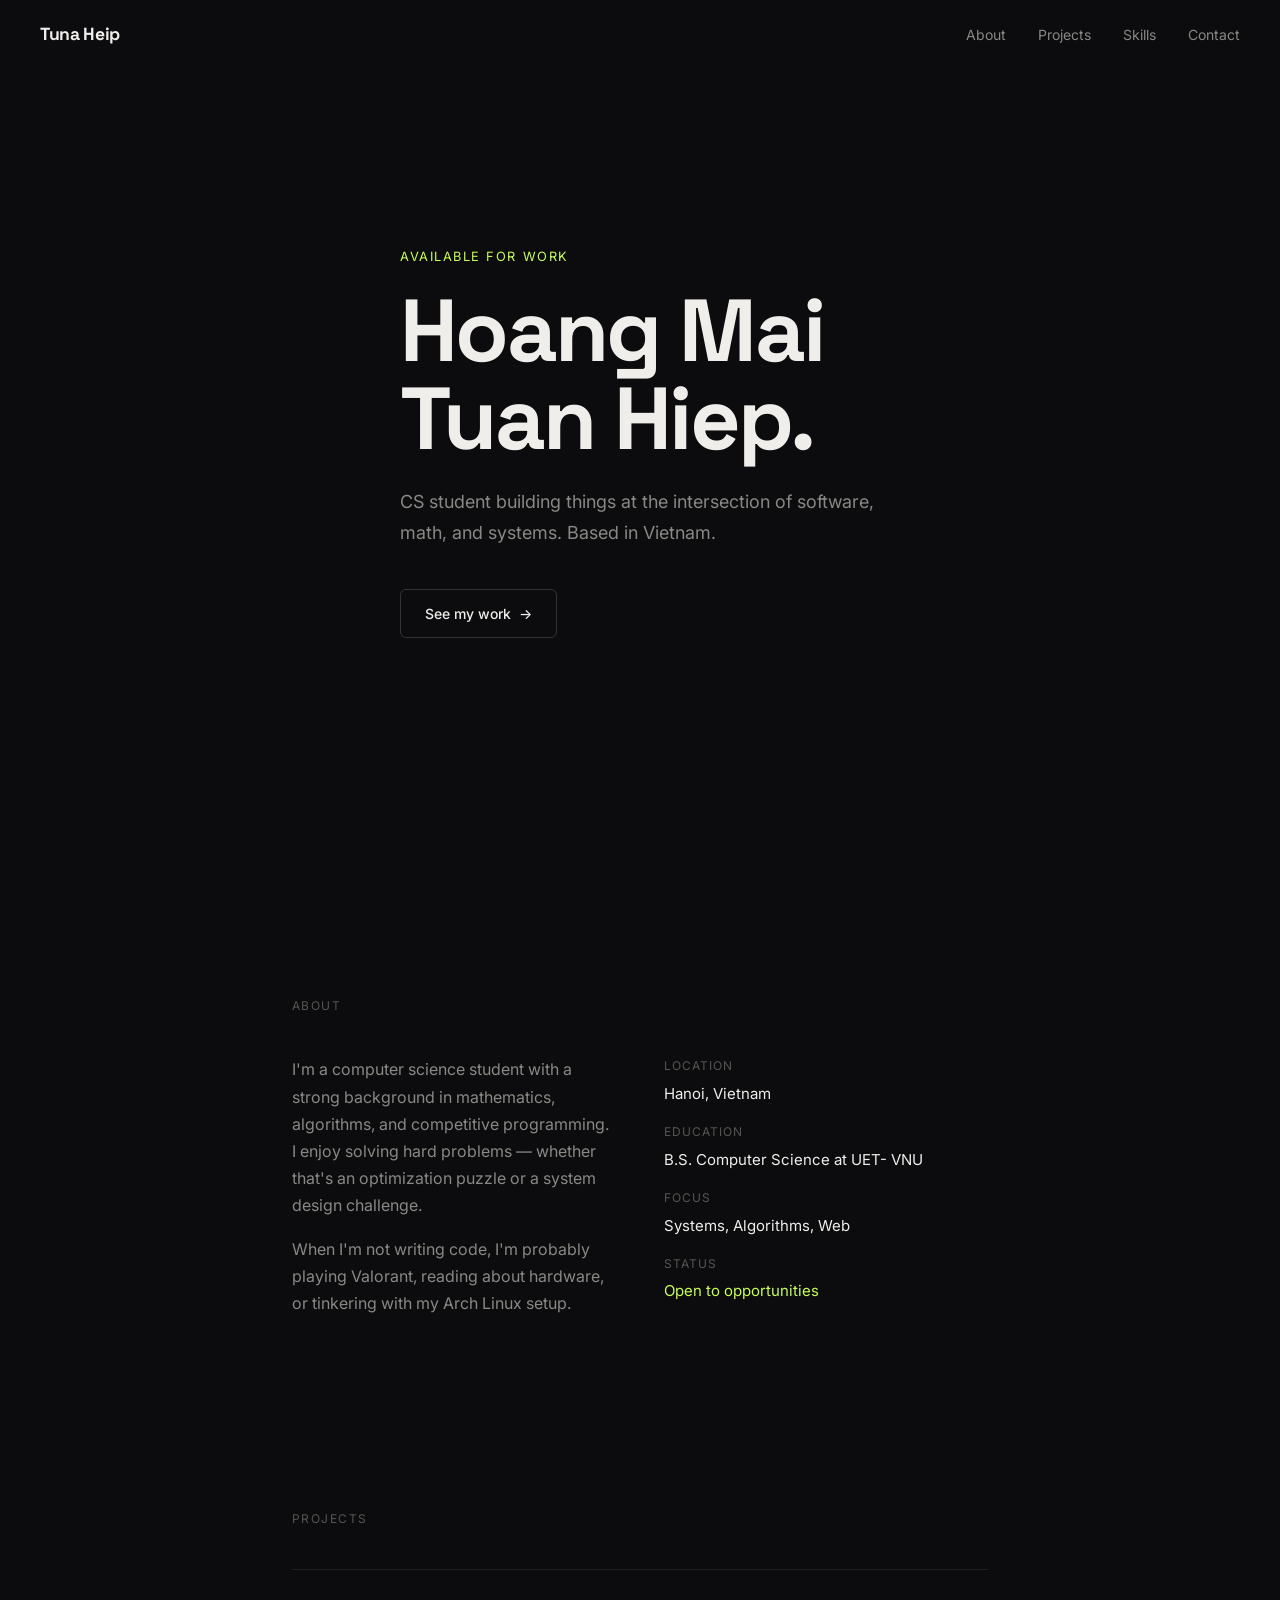
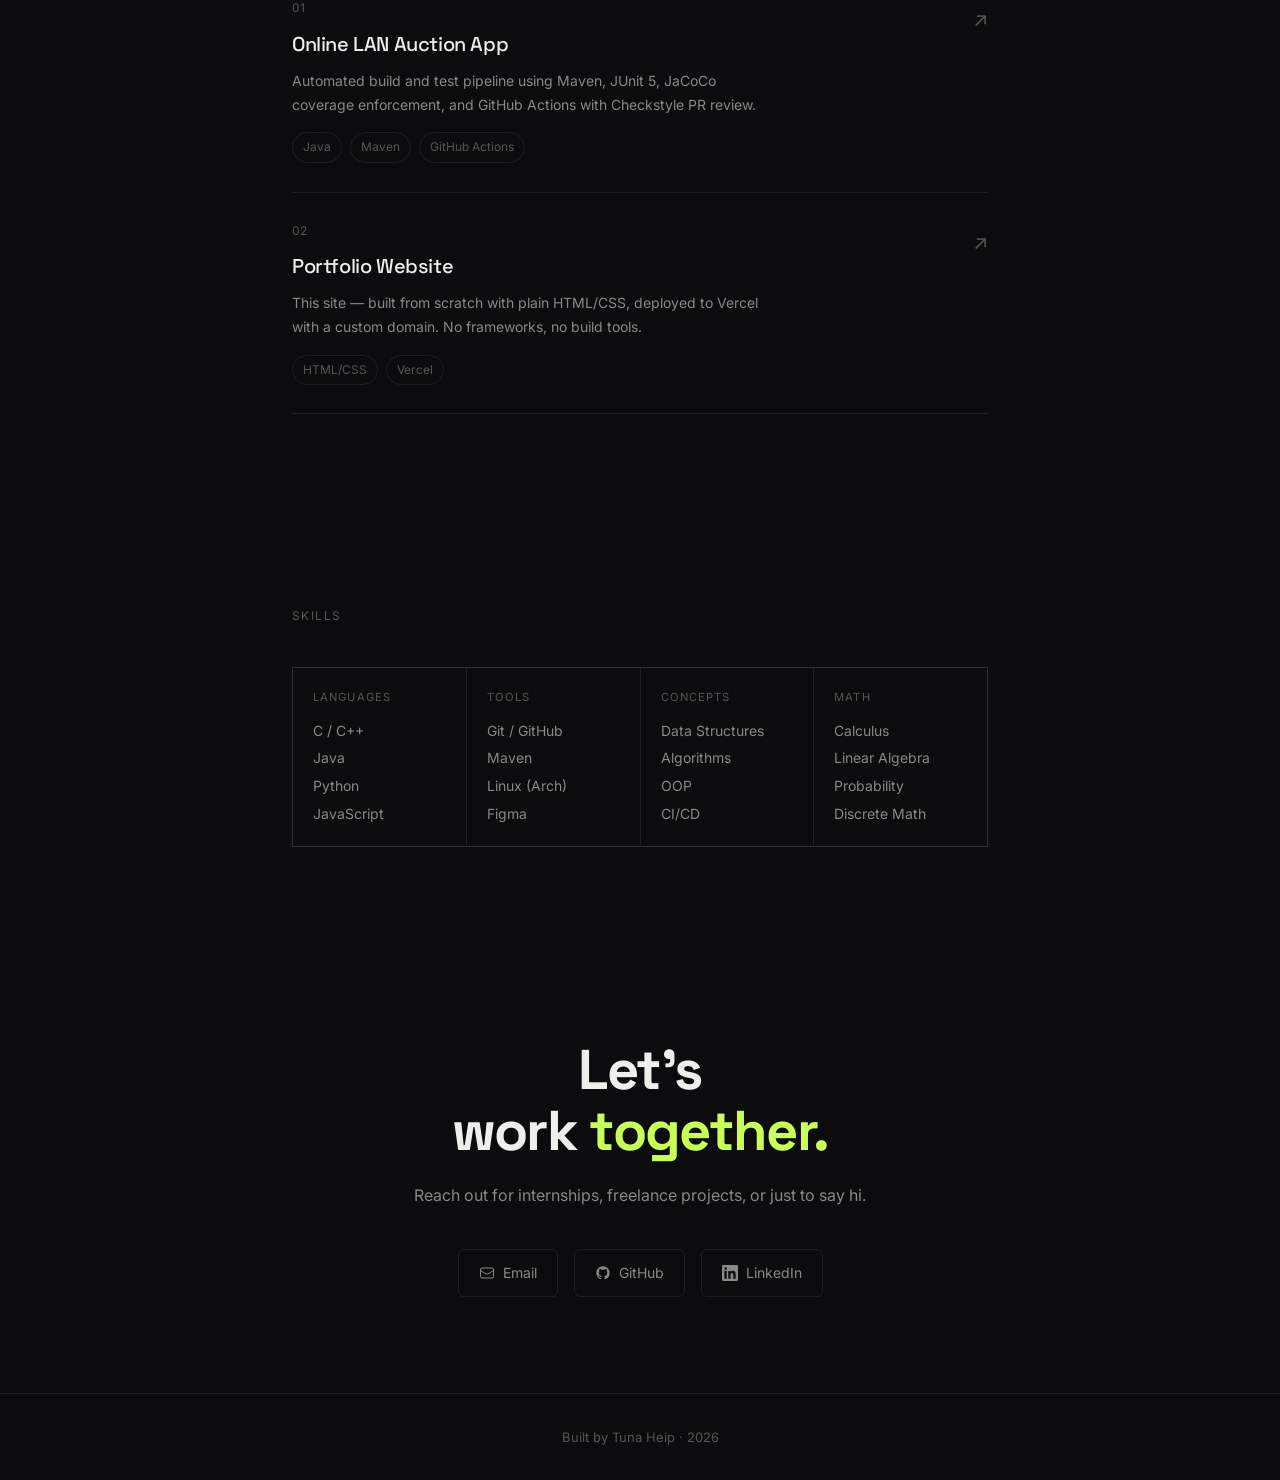
<file: index.html>
<!DOCTYPE html>
<html lang="en">
<head>
  <meta charset="UTF-8" />
  <meta name="viewport" content="width=device-width, initial-scale=1.0" />
  <title>Tuna Heip — Portfolio</title>
  <link rel="stylesheet" href="/styles.css" />
  <link rel="preconnect" href="https://fonts.googleapis.com" />
  <link rel="preconnect" href="https://fonts.gstatic.com" crossorigin />
  <link href="https://fonts.googleapis.com/css2?family=Inter:wght@400;500;600&family=Space+Grotesk:wght@500;700&display=swap" rel="stylesheet" />
</head>
<body>

  <!-- NAV -->
  <nav id="navbar">
    <div class="nav-logo">Tuna Heip</div>
    <div class="nav-links">
      <a href="#about">About</a>
      <a href="#projects">Projects</a>
      <a href="#skills">Skills</a>
      <a href="#contact">Contact</a>
    </div>
  </nav>

  <!-- HERO -->
  <section id="hero">
    <div class="container">
      <p class="hero-eyebrow">Available for work</p>
      <h1 class="hero-name">Hoang Mai<br/>Tuan Hiep.</h1>
      <p class="hero-desc">CS student building things at the intersection of software, math, and systems. Based in Vietnam.</p>
      <a href="#projects" class="hero-cta">
        See my work <span class="arrow">→</span>
      </a>
    </div>
  </section>

  <!-- ABOUT -->
  <section id="about">
    <div class="container">
      <p class="section-label">About</p>
      <div class="about-grid">
        <div class="about-text">
          <p>I'm a computer science student with a strong background in mathematics, algorithms, and competitive programming. I enjoy solving hard problems — whether that's an optimization puzzle or a system design challenge.</p>
          <p>When I'm not writing code, I'm probably playing Valorant, reading about hardware, or tinkering with my Arch Linux setup.</p>
        </div>
        <div class="about-info">
          <div class="info-row">
            <span class="info-label">Location</span>
            <span class="info-value">Hanoi, Vietnam</span>
          </div>
          <div class="info-row">
            <span class="info-label">Education</span>
            <span class="info-value">B.S. Computer Science at UET- VNU</span>
          </div>
          <div class="info-row">
            <span class="info-label">Focus</span>
            <span class="info-value">Systems, Algorithms, Web</span>
          </div>
          <div class="info-row">
            <span class="info-label">Status</span>
            <span class="info-value" style="color: var(--accent);">Open to opportunities</span>
          </div>
        </div>
      </div>
    </div>
  </section>

  <!-- PROJECTS -->
  <section id="projects">
    <div class="container">
      <p class="section-label">Projects</p>
      <div class="projects-list">

        <div class="project-card" onclick="window.open('https://github.com/hoangmaituanhiep/Auction-App','_blank')">
          <div>
            <p class="project-num">01</p>
            <p class="project-name">Online LAN Auction App</p>
            <p class="project-desc">Automated build and test pipeline using Maven, JUnit 5, JaCoCo coverage enforcement, and GitHub Actions with Checkstyle PR review.</p>
            <div class="project-tags">
              <span class="tag">Java</span>
              <span class="tag">Maven</span>
              <span class="tag">GitHub Actions</span>
            </div>
          </div>
          <span class="project-arrow">↗</span>
        </div>

        <div class="project-card" onclick="window.open('https://github.com/hoangmaituanhiep/Web-Dev','_blank')">
          <div>
            <p class="project-num">02</p>
            <p class="project-name">Portfolio Website</p>
            <p class="project-desc">This site — built from scratch with plain HTML/CSS, deployed to Vercel with a custom domain. No frameworks, no build tools.</p>
            <div class="project-tags">
              <span class="tag">HTML/CSS</span>
              <span class="tag">Vercel</span>
            </div>
          </div>
          <span class="project-arrow">↗</span>
        </div>

      </div>
    </div>
  </section>

  <!-- SKILLS -->
  <section id="skills">
    <div class="container">
      <p class="section-label">Skills</p>
      <div class="skills-grid">
        <div class="skill-cell">
          <p class="skill-category">Languages</p>
          <div class="skill-items">
            <span class="skill-item">C / C++</span>
            <span class="skill-item">Java</span>
            <span class="skill-item">Python</span>
            <span class="skill-item">JavaScript</span>
          </div>
        </div>
        <div class="skill-cell">
          <p class="skill-category">Tools</p>
          <div class="skill-items">
            <span class="skill-item">Git / GitHub</span>
            <span class="skill-item">Maven</span>
            <span class="skill-item">Linux (Arch)</span>
            <span class="skill-item">Figma</span>
          </div>
        </div>
        <div class="skill-cell">
          <p class="skill-category">Concepts</p>
          <div class="skill-items">
            <span class="skill-item">Data Structures</span>
            <span class="skill-item">Algorithms</span>
            <span class="skill-item">OOP</span>
            <span class="skill-item">CI/CD</span>
          </div>
        </div>
        <div class="skill-cell">
          <p class="skill-category">Math</p>
          <div class="skill-items">
            <span class="skill-item">Calculus</span>
            <span class="skill-item">Linear Algebra</span>
            <span class="skill-item">Probability</span>
            <span class="skill-item">Discrete Math</span>
          </div>
        </div>
      </div>
    </div>
  </section>

  <!-- CONTACT -->
  <section id="contact">
    <div class="container">
      <div class="contact-wrap">
        <h2 class="contact-heading">Let's<br/>work <span>together.</span></h2>
        <p class="contact-sub">Reach out for internships, freelance projects, or just to say hi.</p>
        <div class="contact-links">
          <a href="mailto:hoangmaituanhiep@gmail.com" class="contact-link">
            <svg width="16" height="16" fill="none" viewBox="0 0 24 24" stroke="currentColor" stroke-width="1.5"><path stroke-linecap="round" stroke-linejoin="round" d="M21.75 6.75v10.5a2.25 2.25 0 01-2.25 2.25h-15a2.25 2.25 0 01-2.25-2.25V6.75m19.5 0A2.25 2.25 0 0019.5 4.5h-15a2.25 2.25 0 00-2.25 2.25m19.5 0v.243a2.25 2.25 0 01-1.07 1.916l-7.5 4.615a2.25 2.25 0 01-2.36 0L3.32 8.91a2.25 2.25 0 01-1.07-1.916V6.75" /></svg>
            Email
          </a>
          <a href="https://github.com/hoangmaituanhiep" target="_blank" class="contact-link">
            <svg width="16" height="16" fill="currentColor" viewBox="0 0 24 24"><path d="M12 2C6.477 2 2 6.484 2 12.017c0 4.425 2.865 8.18 6.839 9.504.5.092.682-.217.682-.483 0-.237-.008-.868-.013-1.703-2.782.605-3.369-1.343-3.369-1.343-.454-1.158-1.11-1.466-1.11-1.466-.908-.62.069-.608.069-.608 1.003.07 1.531 1.032 1.531 1.032.892 1.53 2.341 1.088 2.91.832.092-.647.35-1.088.636-1.338-2.22-.253-4.555-1.113-4.555-4.951 0-1.093.39-1.988 1.029-2.688-.103-.253-.446-1.272.098-2.65 0 0 .84-.27 2.75 1.026A9.564 9.564 0 0112 6.844c.85.004 1.705.115 2.504.337 1.909-1.296 2.747-1.027 2.747-1.027.546 1.379.202 2.398.1 2.651.64.7 1.028 1.595 1.028 2.688 0 3.848-2.339 4.695-4.566 4.943.359.309.678.92.678 1.855 0 1.338-.012 2.419-.012 2.747 0 .268.18.58.688.482A10.019 10.019 0 0022 12.017C22 6.484 17.522 2 12 2z"/></svg>
            GitHub
          </a>
          <a href="https://www.linkedin.com/in/ho%C3%A0ng-hi%E1%BB%87p-15327631a/" target="_blank" class="contact-link">
            <svg width="16" height="16" fill="currentColor" viewBox="0 0 24 24"><path d="M20.447 20.452h-3.554v-5.569c0-1.328-.027-3.037-1.852-3.037-1.853 0-2.136 1.445-2.136 2.939v5.667H9.351V9h3.414v1.561h.046c.477-.9 1.637-1.85 3.37-1.85 3.601 0 4.267 2.37 4.267 5.455v6.286zM5.337 7.433a2.062 2.062 0 01-2.063-2.065 2.064 2.064 0 112.063 2.065zm1.782 13.019H3.555V9h3.564v11.452zM22.225 0H1.771C.792 0 0 .774 0 1.729v20.542C0 23.227.792 24 1.771 24h20.451C23.2 24 24 23.227 24 22.271V1.729C24 .774 23.2 0 22.222 0h.003z"/></svg>
            LinkedIn
          </a>
        </div>
      </div>
    </div>
  </section>

  <footer>
    <div class="container">
      Built by Tuna Heip · 2026
    </div>
  </footer>

  <script>
    const nav = document.getElementById('navbar');
    window.addEventListener('scroll', () => {
      nav.classList.toggle('scrolled', window.scrollY > 20);
    });
  </script>
</body>
</html>
</file>
<file: styles.css>
*, *::before, *::after { box-sizing: border-box; margin: 0; padding: 0; }

:root {
  --bg: #0c0c0e;
  --bg-card: #141416;
  --bg-card-hover: #1a1a1e;
  --border: rgba(255,255,255,0.08);
  --border-hover: rgba(255,255,255,0.16);
  --text: #f0eeeb;
  --text-secondary: #888884;
  --text-muted: #555552;
  --accent: #c8ff57;
  --accent-dim: rgba(200,255,87,0.08);
  --font-display: 'Space Grotesk', sans-serif;
  --font-body: 'Inter', sans-serif;
}

html { scroll-behavior: smooth; }

body {
  background: var(--bg);
  color: var(--text);
  font-family: var(--font-body);
  font-size: 16px;
  line-height: 1.7;
  -webkit-font-smoothing: antialiased;
}

a { color: inherit; text-decoration: none; }

/* ─── NAV ─────────────────────────────────────────────────── */
nav {
  position: fixed; top: 0; left: 0; right: 0; z-index: 100;
  display: flex; align-items: center; justify-content: space-between;
  padding: 1.25rem 2.5rem;
  border-bottom: 1px solid transparent;
  transition: border-color 0.3s, background 0.3s;
}
nav.scrolled {
  background: rgba(12,12,14,0.85);
  backdrop-filter: blur(12px);
  border-color: var(--border);
}
.nav-logo {
  font-family: var(--font-display);
  font-weight: 700;
  font-size: 1.1rem;
  letter-spacing: -0.02em;
}
.nav-logo span { color: var(--accent); }
.nav-links { display: flex; gap: 2rem; }
.nav-links a {
  font-size: 0.875rem;
  color: var(--text-secondary);
  transition: color 0.2s;
}
.nav-links a:hover { color: var(--text); }

/* ─── SECTIONS ───────────────────────────────────────────── */
section { padding: 6rem 0; }
.container { max-width: 760px; margin: 0 auto; padding: 0 2rem; }

/* ─── HERO ───────────────────────────────────────────────── */
#hero {
  min-height: 100vh;
  display: flex; align-items: center;
  padding-top: 5rem;
}
.hero-eyebrow {
  font-size: 0.8rem;
  letter-spacing: 0.12em;
  text-transform: uppercase;
  color: var(--accent);
  margin-bottom: 1.25rem;
}
.hero-name {
  font-family: var(--font-display);
  font-size: clamp(3rem, 8vw, 5.5rem);
  font-weight: 700;
  line-height: 1.0;
  letter-spacing: -0.03em;
  margin-bottom: 1.5rem;
}
.hero-desc {
  font-size: 1.125rem;
  color: var(--text-secondary);
  max-width: 480px;
  margin-bottom: 2.5rem;
}
.hero-cta {
  display: inline-flex; align-items: center; gap: 0.5rem;
  padding: 0.75rem 1.5rem;
  border: 1px solid var(--border-hover);
  border-radius: 6px;
  font-size: 0.875rem;
  font-weight: 500;
  color: var(--text);
  transition: background 0.2s, border-color 0.2s;
}
.hero-cta:hover {
  background: var(--bg-card);
  border-color: var(--accent);
  color: var(--accent);
}
.hero-cta .arrow { transition: transform 0.2s; }
.hero-cta:hover .arrow { transform: translateX(4px); }

/* ─── ABOUT ──────────────────────────────────────────────── */
.section-label {
  font-size: 0.75rem;
  letter-spacing: 0.12em;
  text-transform: uppercase;
  color: var(--text-muted);
  margin-bottom: 2.5rem;
}
.about-grid { display: grid; grid-template-columns: 1fr 1fr; gap: 3rem; align-items: start; }
.about-text p { color: var(--text-secondary); margin-bottom: 1rem; }
.about-text p:last-child { margin-bottom: 0; }
.about-info { display: flex; flex-direction: column; gap: 1rem; }
.info-row { display: flex; flex-direction: column; gap: 0.25rem; }
.info-label { font-size: 0.75rem; letter-spacing: 0.08em; text-transform: uppercase; color: var(--text-muted); }
.info-value { font-size: 0.9375rem; color: var(--text); }

/* ─── PROJECTS ───────────────────────────────────────────── */
.projects-list { display: flex; flex-direction: column; gap: 1px; }
.project-card {
  display: grid; grid-template-columns: 1fr auto;
  align-items: start; gap: 1rem;
  padding: 1.75rem 0;
  border-top: 1px solid var(--border);
  transition: padding 0.2s;
  cursor: pointer;
}
.project-card:last-child { border-bottom: 1px solid var(--border); }
.project-card:hover { padding-left: 1rem; }
.project-num {
  font-size: 0.75rem;
  color: var(--text-muted);
  margin-bottom: 0.5rem;
}
.project-name {
  font-family: var(--font-display);
  font-size: 1.25rem;
  font-weight: 500;
  letter-spacing: -0.02em;
  margin-bottom: 0.5rem;
  transition: color 0.2s;
}
.project-card:hover .project-name { color: var(--accent); }
.project-desc { font-size: 0.875rem; color: var(--text-secondary); max-width: 480px; }
.project-tags { display: flex; flex-wrap: wrap; gap: 0.5rem; margin-top: 1rem; }
.tag {
  font-size: 0.75rem;
  padding: 0.25rem 0.625rem;
  border: 1px solid var(--border);
  border-radius: 100px;
  color: var(--text-muted);
}
.project-arrow {
  font-size: 1.25rem;
  color: var(--text-muted);
  margin-top: 0.25rem;
  transition: color 0.2s, transform 0.2s;
}
.project-card:hover .project-arrow { color: var(--accent); transform: translate(3px, -3px); }

/* ─── SKILLS ─────────────────────────────────────────────── */
.skills-grid { display: grid; grid-template-columns: repeat(auto-fill, minmax(160px, 1fr)); gap: 1px; background: var(--border); border: 1px solid var(--border); }
.skill-cell {
  background: var(--bg);
  padding: 1.25rem;
  transition: background 0.2s;
}
.skill-cell:hover { background: var(--bg-card-hover); }
.skill-category {
  font-size: 0.7rem;
  letter-spacing: 0.1em;
  text-transform: uppercase;
  color: var(--text-muted);
  margin-bottom: 0.75rem;
}
.skill-items { display: flex; flex-direction: column; gap: 0.25rem; }
.skill-item { font-size: 0.875rem; color: var(--text-secondary); }

/* ─── CONTACT ────────────────────────────────────────────── */
.contact-wrap { text-align: center; }
.contact-heading {
  font-family: var(--font-display);
  font-size: clamp(2rem, 5vw, 3.5rem);
  font-weight: 700;
  letter-spacing: -0.03em;
  line-height: 1.1;
  margin-bottom: 1.25rem;
}
.contact-heading span { color: var(--accent); }
.contact-sub { color: var(--text-secondary); margin-bottom: 2.5rem; }
.contact-links { display: flex; justify-content: center; gap: 1rem; flex-wrap: wrap; }
.contact-link {
  display: inline-flex; align-items: center; gap: 0.5rem;
  padding: 0.7rem 1.25rem;
  border: 1px solid var(--border);
  border-radius: 6px;
  font-size: 0.875rem;
  color: var(--text-secondary);
  transition: border-color 0.2s, color 0.2s, background 0.2s;
}
.contact-link:hover { border-color: var(--accent); color: var(--accent); background: var(--accent-dim); }

/* ─── FOOTER ─────────────────────────────────────────────── */
footer {
  border-top: 1px solid var(--border);
  padding: 2rem;
  text-align: center;
  font-size: 0.8125rem;
  color: var(--text-muted);
}

/* ─── DIVIDER ────────────────────────────────────────────── */
.divider { width: 100%; height: 1px; background: var(--border); }

/* ─── RESPONSIVE ─────────────────────────────────────────── */
@media (max-width: 640px) {
  nav { padding: 1rem 1.25rem; }
  .nav-links { gap: 1.25rem; }
  .about-grid { grid-template-columns: 1fr; gap: 2rem; }
}
</file>
